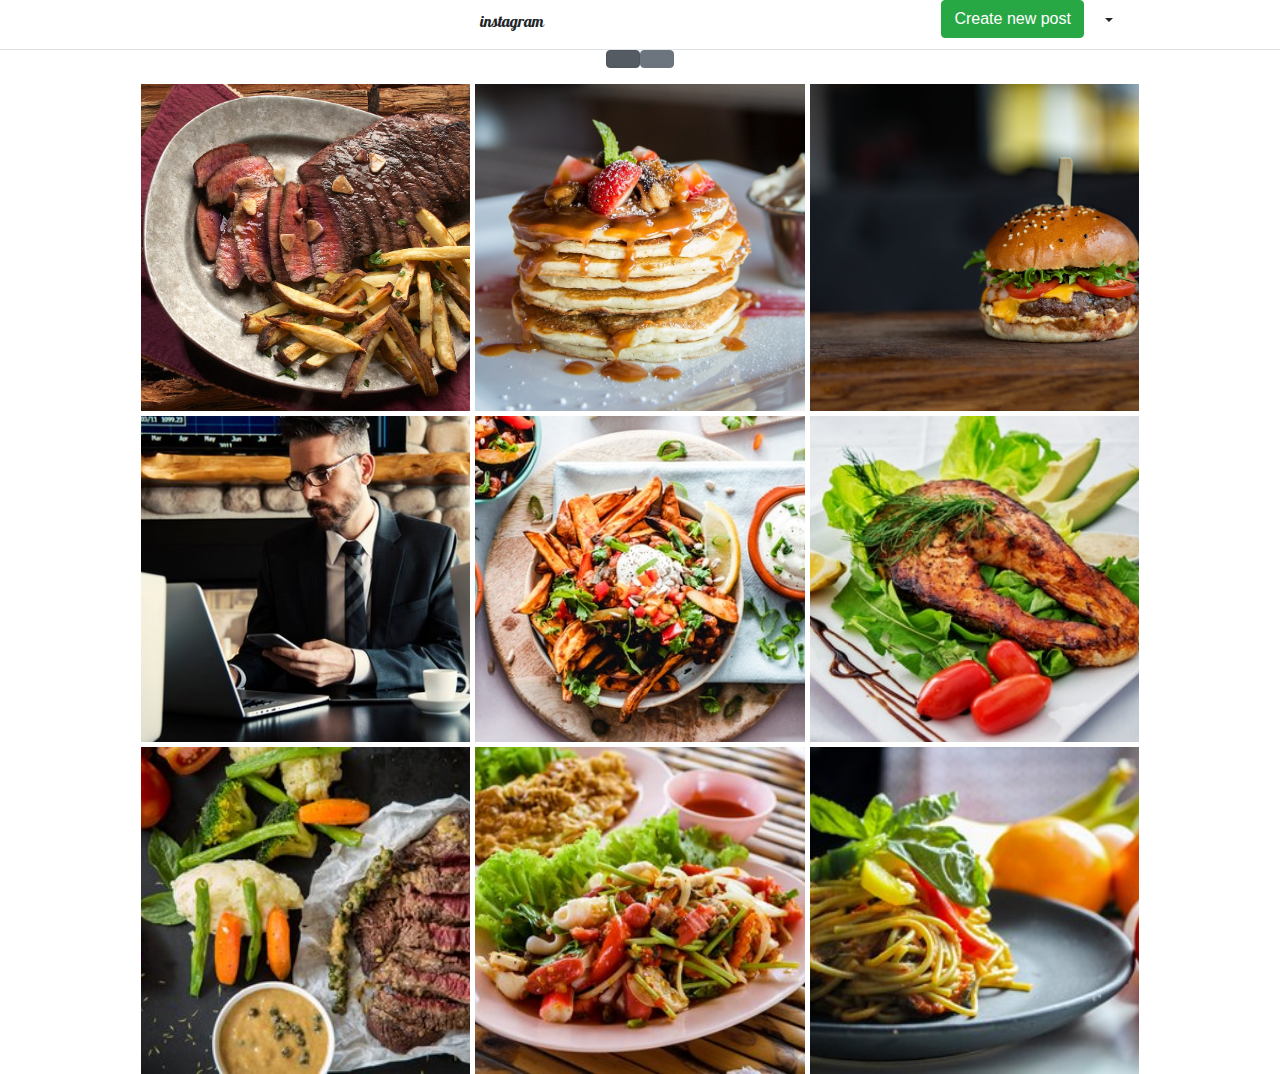
<file: borrador/index.html>
<!DOCTYPE html>
<html lang="en">
<head>
  <meta charset="UTF-8">
  <meta name="viewport" content="width=device-width, initial-scale=1.0">
  <link rel="preconnect" href="https://fonts.gstatic.com">
<link href="https://fonts.googleapis.com/css2?family=Pattaya&display=swap" rel="stylesheet">
  <link rel="stylesheet" href="https://use.fontawesome.com/releases/v5.8.1/css/all.css" integrity="sha384-50oBUHEmvpQ+1lW4y57PTFmhCaXp0ML5d60M1M7uH2+nqUivzIebhndOJK28anvf" crossorigin="anonymous">
  <link rel="stylesheet" href="style.css">
  <link rel="stylesheet" href="bootstrap-4.5.3-dist/css/bootstrap.css">
  <title>Document</title>
</head>
<body>
  <header class="header">
    <ul class="nav nav-tabs">
      <li class="nav-item">
        <p class="active" style="font-family: 'Pattaya', sans-serif; padding-left: 30rem; margin-top: 10px;" href="#"> <i class="fab fa-instagram"> </i> instagram</p>
      </li> 
<li class="nav-item ml-auto">
  <!-- Button trigger modal -->
<button type="button" class="btn btn-success" data-toggle="modal" data-target="#exampleModal">
  Create new post
</button>

<!-- Modal -->
<div class="modal fade" id="exampleModal" tabindex="-1" role="dialog" aria-labelledby="exampleModalLabel" aria-hidden="true">
  <div class="modal-dialog" role="document">
    <div class="modal-content">
      
      <div class="modal-body">
        <div class="form-group">

          <textarea class="form-control" id="exampleFormControlTextarea1" rows="3"></textarea>
        </div>
        <a><i class="fas fa-camera"></i></a> <a><i class="fas fa-map-marker-alt"></i></a>
      </div>

      <div class="modal-footer">
        <button type="button" class="btn btn-secondary" data-dismiss="modal">Cancel</button>
        <button type="button" class="btn btn-success">Publish</button>
      </div>
    </div>
  </div>
</div>
        
      </li>

      <li class="nav-item" style="margin-right: 150px">
        <div class="dropdown">
        <a class="nav-link dropdown-toggle btn" data-toggle="dropdown" href="#" role="button" aria-haspopup="true" aria-expanded="false"><span><i class="fas fa-cog"></i></span></a>
        <div class="dropdown-menu">
          <a class="dropdown-item" href="#">Action</a>
          <a class="dropdown-item" href="#">Another action</a>
          <a class="dropdown-item" href="#">Something else here</a>
          <div class="dropdown-divider"></div>
          <a class="dropdown-item" href="#">Log Out</a>
        </div>
      </div>
      </li>

    </ul>
  

    
  </header>

<div class="container">
  <ul class="nav nav-pills mb-3 justify-content-center" id="pills-tab" role="tablist">
  
    <li class="nav-item">
      <a class="nav-link active btn btn-secondary btn-ls Tooltip on bottom" id="pills-home-tab" data-toggle="pill" href="#pills-home" role="tab" aria-controls="pills-home" aria-selected="true"><i class="fas fa-th"></i></a>
    </li>
    <li class="nav-item">
      <a class="nav-link btn btn-secondary  btn-ls Tooltip on bottom " id="pills-profile-tab" data-toggle="pill" href="#pills-profile" role="tab" aria-controls="pills-profile" aria-selected="false"><i class="fas fa-square"></i></a>
    </li>
    
  </ul>

  <div class="tab-content" id="pills-tabContent">
    <div class="tab-pane fade show active" id="pills-home" role="tabpanel" aria-labelledby="pills-home-tab"><main class="main">
      <div class="galery">
        <img src="img/1.jpg" alt="" class="galery-img">
        <img src="img/2.jpg" alt="" class="galery-img">
        <img src="img/3.jpg" alt="" class="galery-img">
        <img src="img/4.jpg" alt="" class="galery-img">
        <img src="img/5.jpg" alt="" class="galery-img">
        <img src="img/6.jpg" alt="" class="galery-img">
        <img src="img/7.jpg" alt="" class="galery-img">
        <img src="img/8.jpg" alt="" class="galery-img">
        <img src="img/9.jpg" alt="" class="galery-img">
      </div>     
  </div>


    <div class="tab-pane fade" id="pills-profile" role="tabpanel" aria-labelledby="pills-profile-tab">
      <main class="main">
      <div class="publics">
        <div class="publicacion">
          <p class="publicacion-firstDescription">first photo</p>
          <img src="img/1.jpg" alt="" class="publicacion-img">
          <p class="publicacion-likes">23 likes</p>
          <div class="publicacion-parrafo">Lorem ipsum dolor sit amet consectetur adipisicing elit. Distinctio corrupti recusandae nisi laborum vitae incidunt fugit at aspernatur nobis suscipit dolorum aliquid iste veniam blanditiis, corporis, iusto qui rerum reiciendis similique necessitatibus culpa. Laudantium suscipit maxime ipsam! Adipisci, aspernatur mollitia!</div>
        </div>
        <div class="publicacion">
          <p class="publicacion-firstDescription">first photo</p>
          <img src="img/2.jpg" alt="" class="publicacion-img">
          <p class="publicacion-likes">23 likes</p>
          <div class="publicacion-parrafo">Lorem ipsum dolor sit amet consectetur adipisicing elit. Distinctio corrupti recusandae nisi laborum vitae incidunt fugit at aspernatur nobis suscipit dolorum aliquid iste veniam blanditiis, corporis, iusto qui rerum reiciendis similique necessitatibus culpa. Laudantium suscipit maxime ipsam! Adipisci, aspernatur mollitia!</div>
        </div>
        <div class="publicacion">
          <p class="publicacion-firstDescription">first photo</p>
          <img src="img/3.jpg" alt="" class="publicacion-img">
          <p class="publicacion-likes">23 likes</p>
          <div class="publicacion-parrafo">Lorem ipsum dolor sit amet consectetur adipisicing elit. Distinctio corrupti recusandae nisi laborum vitae incidunt fugit at aspernatur nobis suscipit dolorum aliquid iste veniam blanditiis, corporis, iusto qui rerum reiciendis similique necessitatibus culpa. Laudantium suscipit maxime ipsam! Adipisci, aspernatur mollitia!</div>
        </div>
        <div class="publicacion">
          <p class="publicacion-firstDescription">first photo</p>
          <img src="img/4.jpg" alt="" class="publicacion-img">
          <p class="publicacion-likes">23 likes</p>
          <div class="publicacion-parrafo">Lorem ipsum dolor sit amet consectetur adipisicing elit. Distinctio corrupti recusandae nisi laborum vitae incidunt fugit at aspernatur nobis suscipit dolorum aliquid iste veniam blanditiis, corporis, iusto qui rerum reiciendis similique necessitatibus culpa. Laudantium suscipit maxime ipsam! Adipisci, aspernatur mollitia!</div>
        </div>
        <div class="publicacion">
          <p class="publicacion-firstDescription">first photo</p>
          <img src="img/5.jpg" alt="" class="publicacion-img">
          <p class="publicacion-likes">23 likes</p>
          <div class="publicacion-parrafo">Lorem ipsum dolor sit amet consectetur adipisicing elit. Distinctio corrupti recusandae nisi laborum vitae incidunt fugit at aspernatur nobis suscipit dolorum aliquid iste veniam blanditiis, corporis, iusto qui rerum reiciendis similique necessitatibus culpa. Laudantium suscipit maxime ipsam! Adipisci, aspernatur mollitia!</div>
        </div>
        <div class="publicacion">
          <p class="publicacion-firstDescription">first photo</p>
          <img src="img/6.jpg" alt="" class="publicacion-img">
          <p class="publicacion-likes">23 likes</p>
          <div class="publicacion-parrafo">Lorem ipsum dolor sit amet consectetur adipisicing elit. Distinctio corrupti recusandae nisi laborum vitae incidunt fugit at aspernatur nobis suscipit dolorum aliquid iste veniam blanditiis, corporis, iusto qui rerum reiciendis similique necessitatibus culpa. Laudantium suscipit maxime ipsam! Adipisci, aspernatur mollitia!</div>
        </div>
        <div class="publicacion">
          <p class="publicacion-firstDescription">first photo</p>
          <img src="img/7.jpg" alt="" class="publicacion-img">
          <p class="publicacion-likes">23 likes</p>
          <div class="publicacion-parrafo">Lorem ipsum dolor sit amet consectetur adipisicing elit. Distinctio corrupti recusandae nisi laborum vitae incidunt fugit at aspernatur nobis suscipit dolorum aliquid iste veniam blanditiis, corporis, iusto qui rerum reiciendis similique necessitatibus culpa. Laudantium suscipit maxime ipsam! Adipisci, aspernatur mollitia!</div>
        </div>
        <div class="publicacion">
          <p class="publicacion-firstDescription">first photo</p>
          <img src="img/8.jpg" alt="" class="publicacion-img">
          <p class="publicacion-likes">23 likes</p>
          <div class="publicacion-parrafo">Lorem ipsum dolor sit amet consectetur adipisicing elit. Distinctio corrupti recusandae nisi laborum vitae incidunt fugit at aspernatur nobis suscipit dolorum aliquid iste veniam blanditiis, corporis, iusto qui rerum reiciendis similique necessitatibus culpa. Laudantium suscipit maxime ipsam! Adipisci, aspernatur mollitia!</div>
        </div>
        <div class="publicacion">
          <p class="publicacion-firstDescription">first photo</p>
          <img src="img/9.jpg" alt="" class="publicacion-img">
          <p class="publicacion-likes">23 likes</p>
          <div class="publicacion-parrafo">Lorem ipsum dolor sit amet consectetur adipisicing elit. Distinctio corrupti recusandae nisi laborum vitae incidunt fugit at aspernatur nobis suscipit dolorum aliquid iste veniam blanditiis, corporis, iusto qui rerum reiciendis similique necessitatibus culpa. Laudantium suscipit maxime ipsam! Adipisci, aspernatur mollitia!</div>
        </div>
      </div>
    </main>
  </div>
    
</div>
</div>
    <script src="app.js"></script>
    <script src="https://code.jquery.com/jquery-3.3.1.slim.min.js" integrity="sha384-q8i/X+965DzO0rT7abK41JStQIAqVgRVzpbzo5smXKp4YfRvH+8abtTE1Pi6jizo" crossorigin="anonymous"></script> <script src="https://cdnjs.cloudflare.com/ajax/libs/popper.js/1.14.7/umd/popper.min.js" integrity="sha384-UO2eT0CpHqdSJQ6hJty5KVphtPhzWj9WO1clHTMGa3JDZwrnQq4sF86dIHNDz0W1" crossorigin="anonymous"></script> <script src="https://stackpath.bootstrapcdn.com/bootstrap/4.3.1/js/bootstrap.min.js" integrity="sha384-JjSmVgyd0p3pXB1rRibZUAYoIIy6OrQ6VrjIEaFf/nJGzIxFDsf4x0xIM+B07jRM" crossorigin="anonymous"></script>

</body>
</html>
</file>
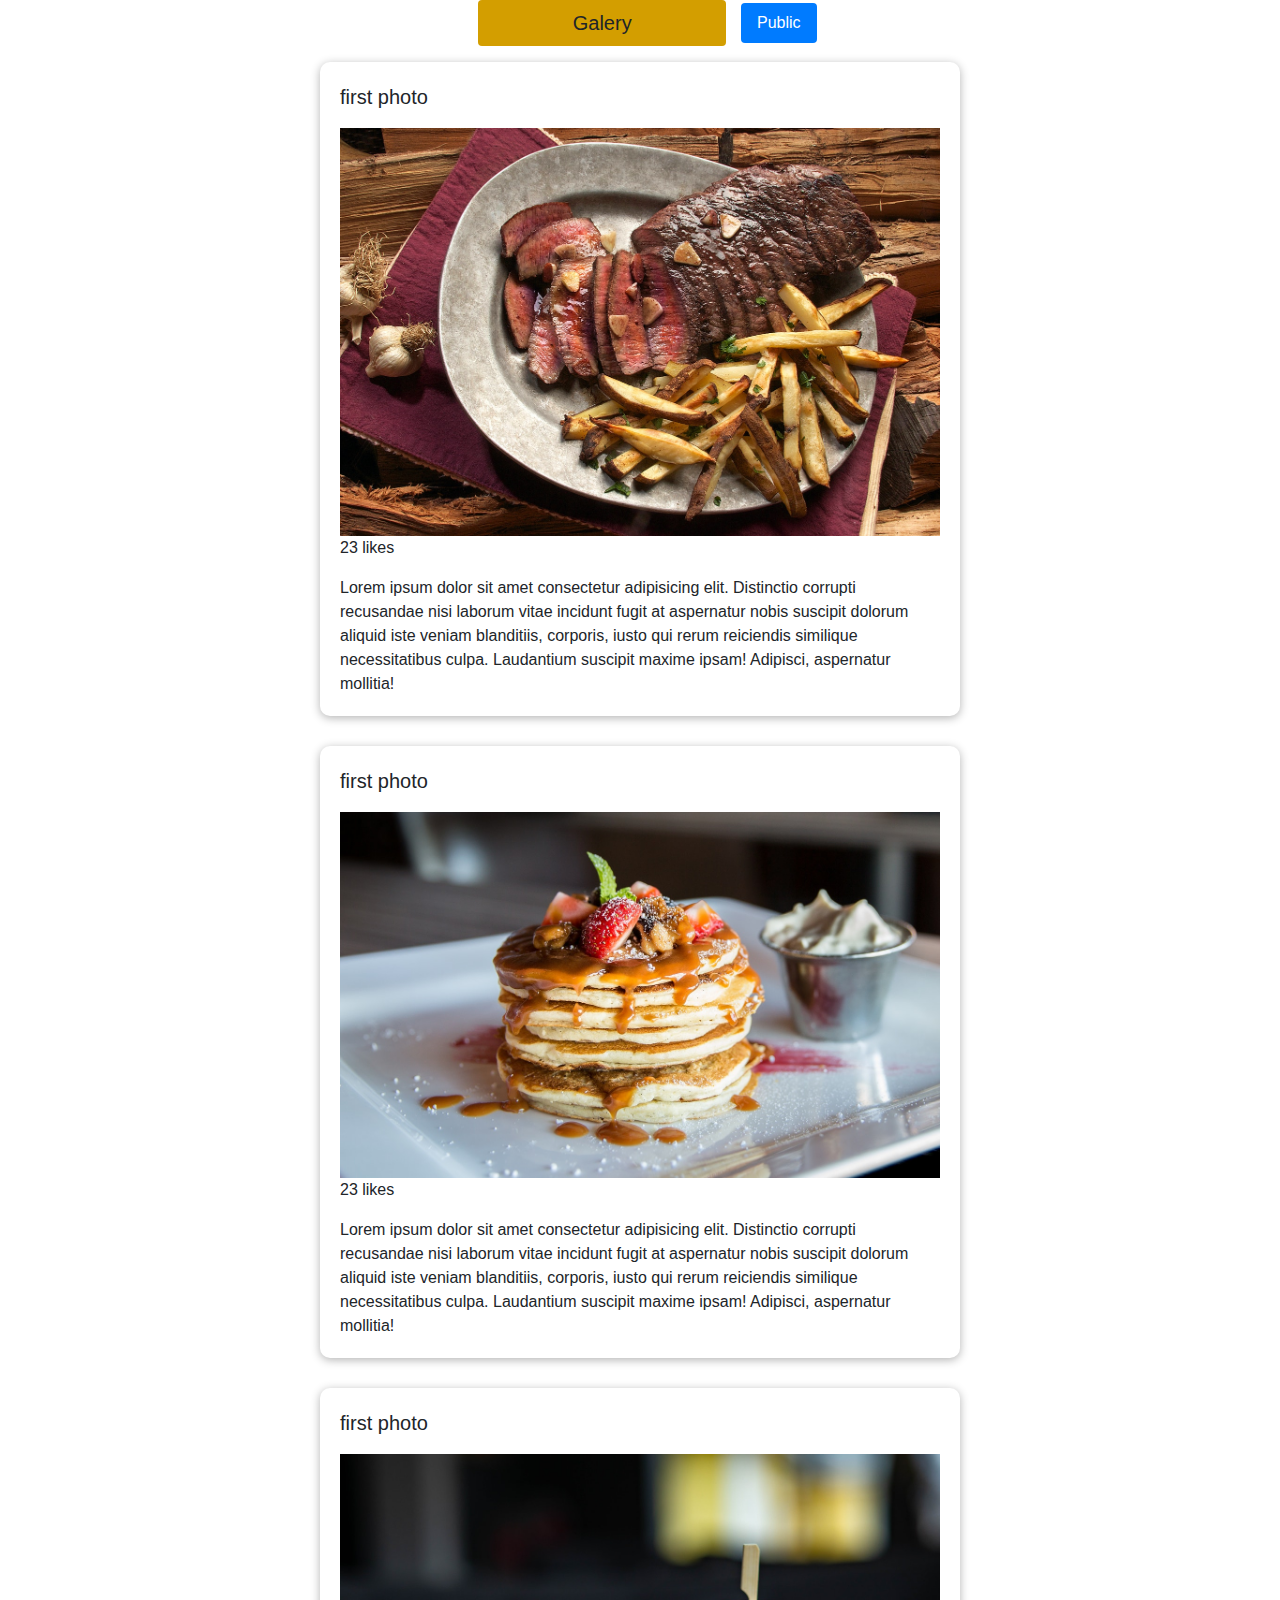
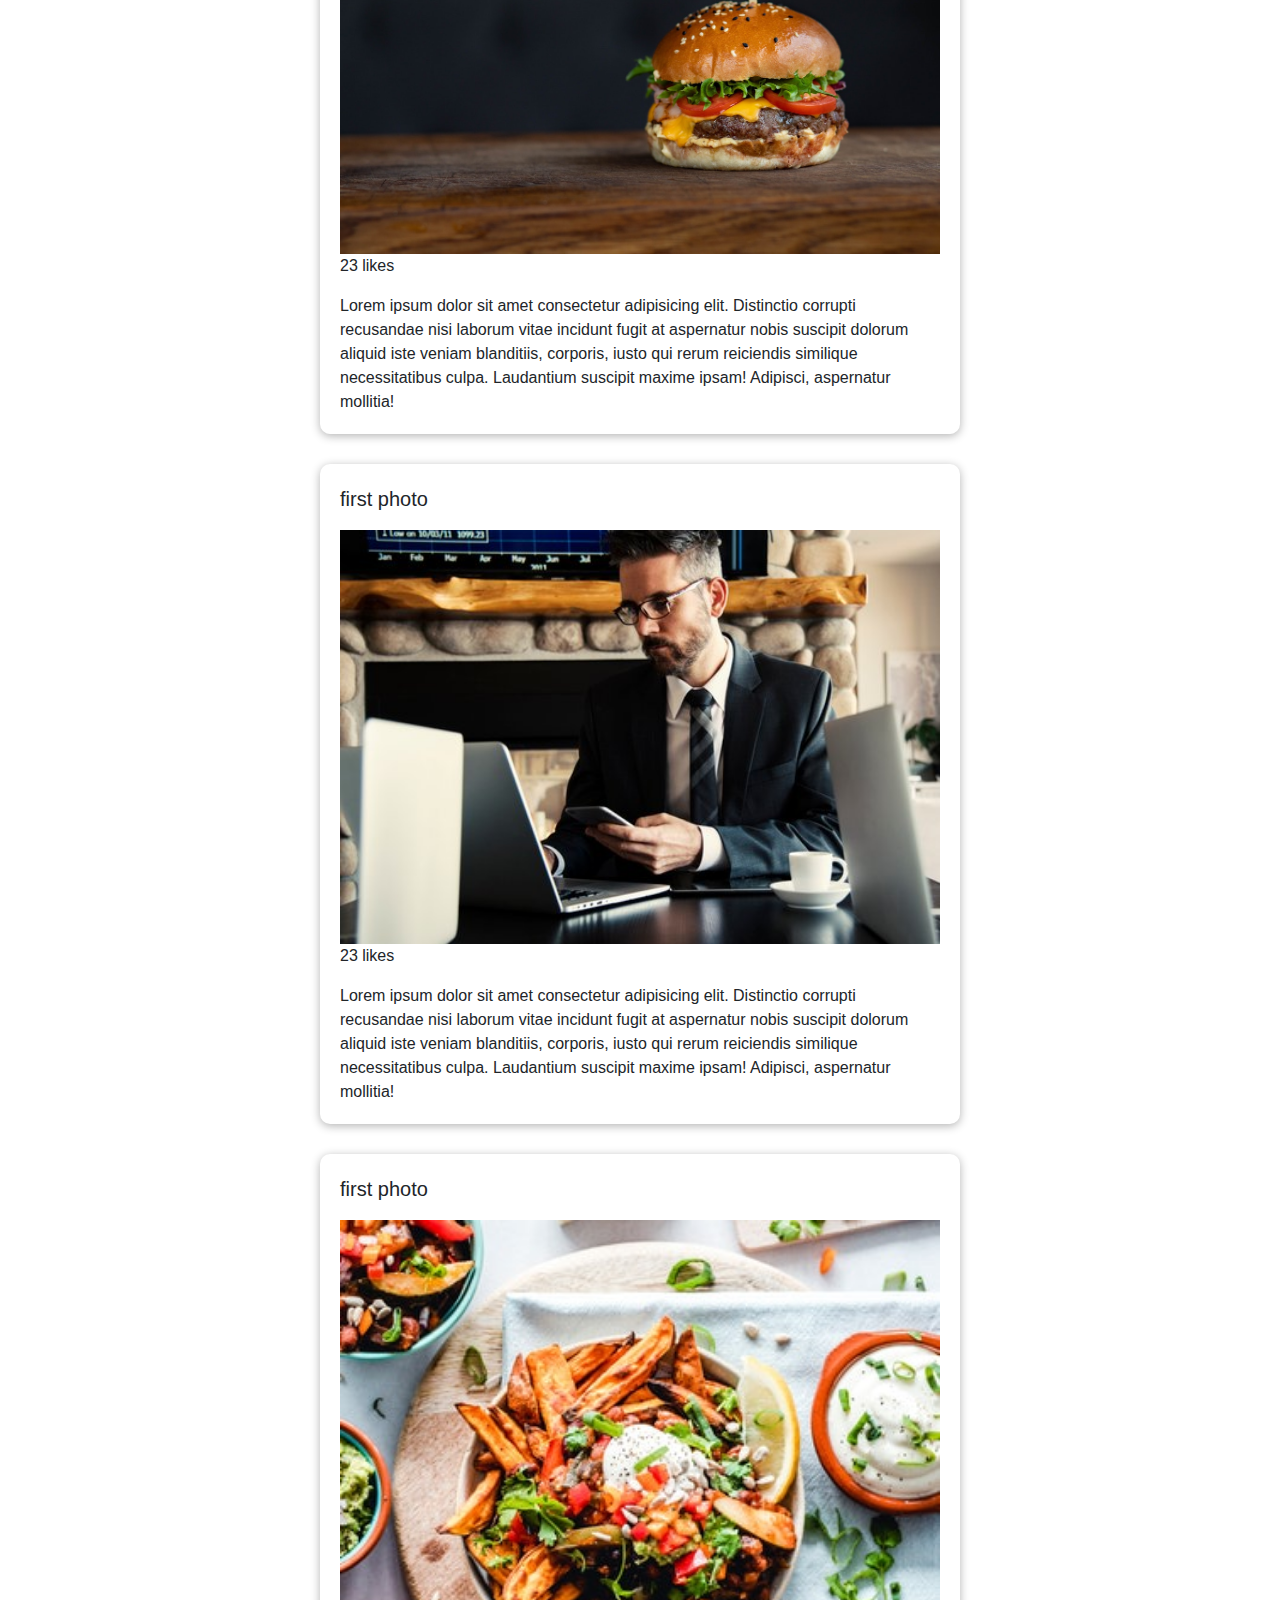
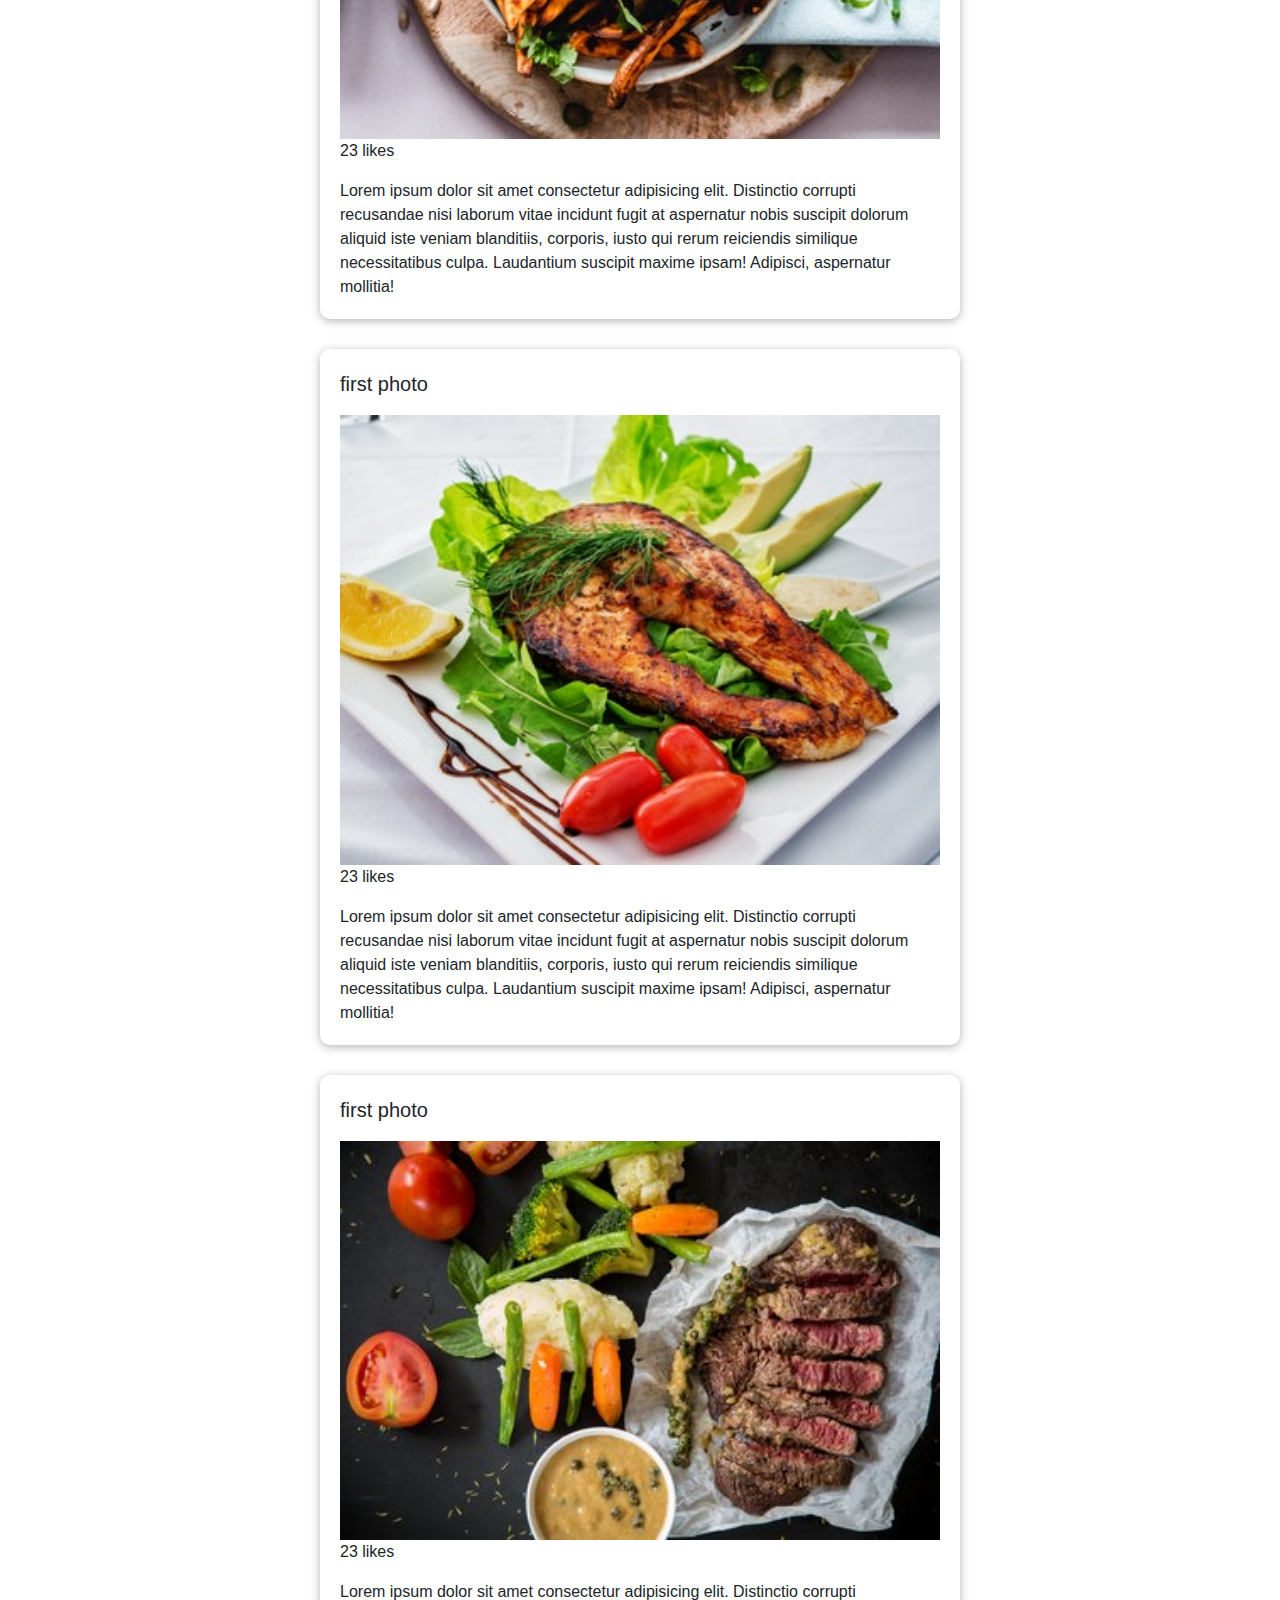
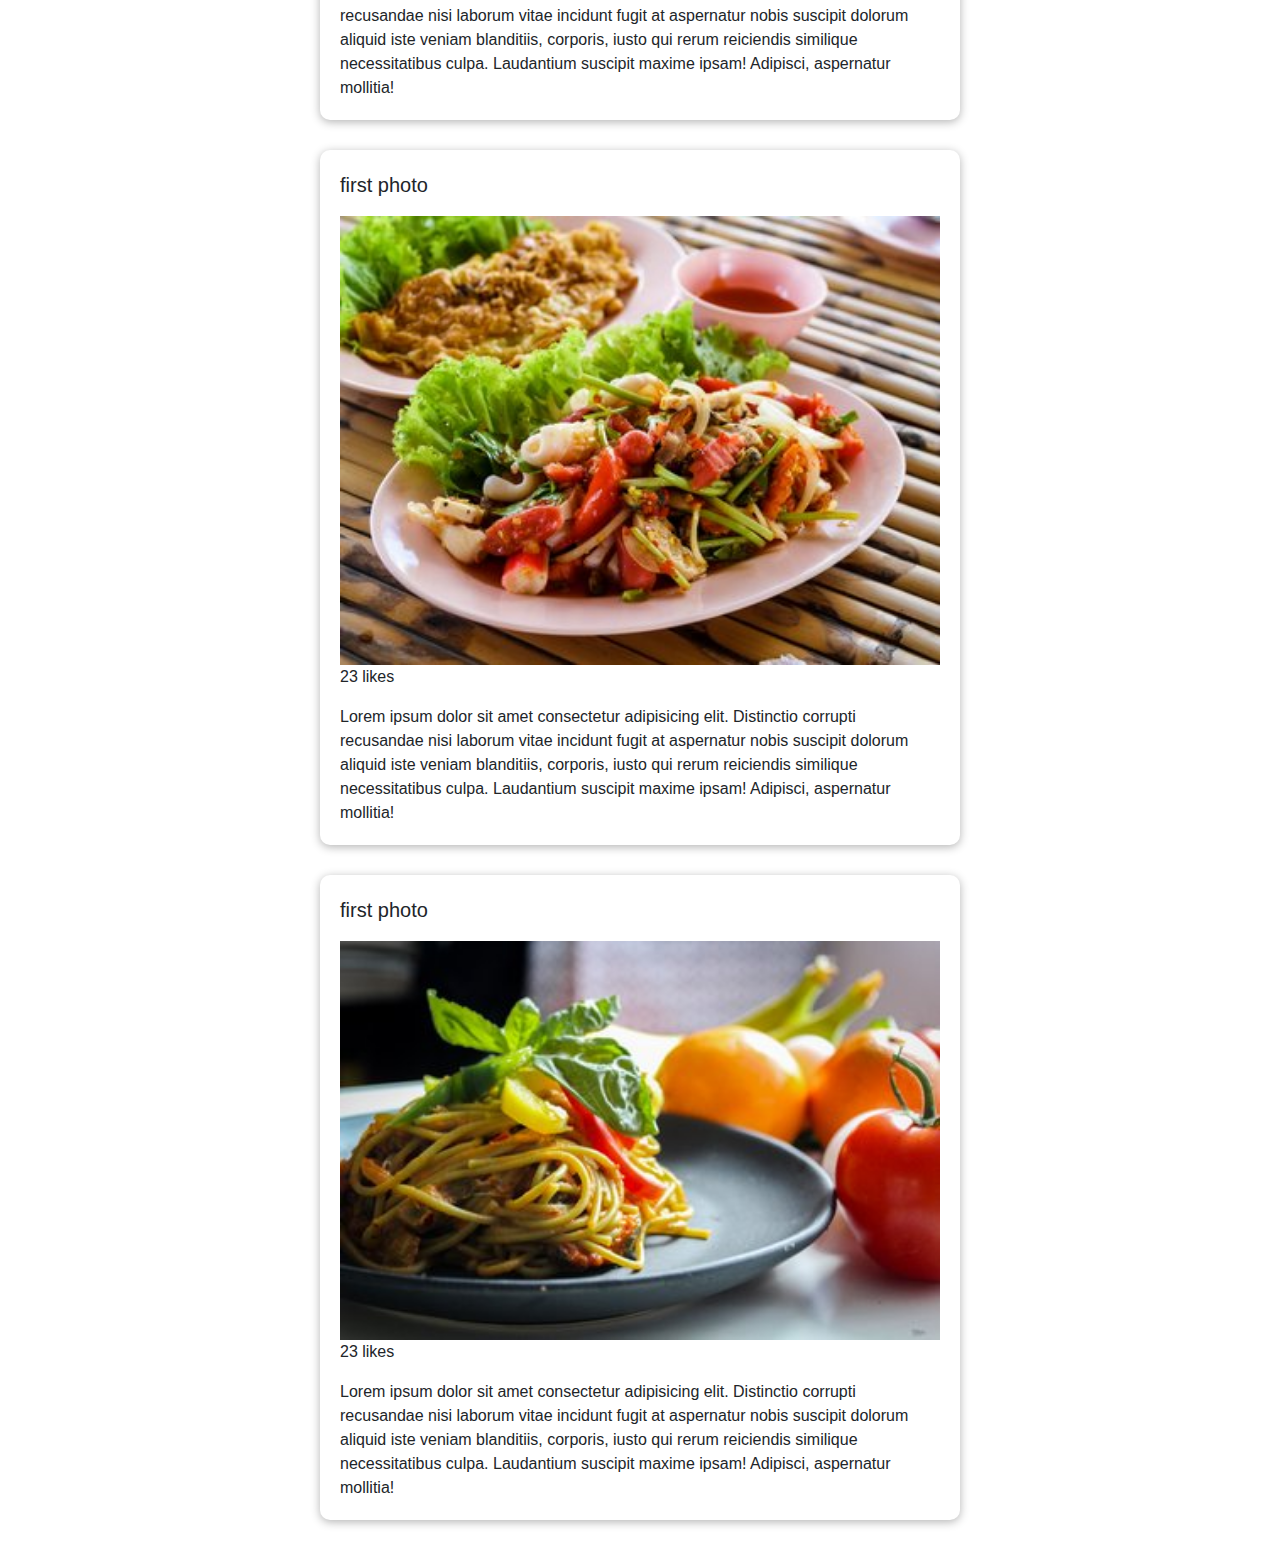
<file: borrador/index2.html>
<!DOCTYPE html>
<html lang="en">
<head>
  <meta charset="UTF-8">
  <meta name="viewport" content="width=device-width, initial-scale=1.0">
  <link rel="stylesheet" href="style.css">
  <link rel="stylesheet" href="bootstrap-4.5.3-dist/css/bootstrap.css">
  <title>Document</title>
</head>
<body>
  <header class="header">
    <ul class="nav nav-pills mb-3" id="pills-tab" role="tablist">
      <div class="container text-center h-100 d-flex justify-content-center align-items-center">
      <li class="nav-item col-3">

        <a class="nav-link active btn-warning btn-lg" id="pills-home-tab" data-toggle="pill" href="index.html" role="tab" aria-controls="pills-home" aria-selected="true">Galery</a>
      </li>
      <li class="nav-item ">
        <a class="nav-link btn-primary" id="pills-profile-tab" data-toggle="pill" href="index2.html" role="tab" aria-controls="pills-profile" aria-selected="false">Public</a>
      </li>
    </ul>
    

  </header>
  <main class="main">
    <div class="publics">
      <div class="publicacion">
        <p class="publicacion-firstDescription">first photo</p>
        <img src="img/1.jpg" alt="" class="publicacion-img">
        <p class="publicacion-likes">23 likes</p>
        <div class="publicacion-parrafo">Lorem ipsum dolor sit amet consectetur adipisicing elit. Distinctio corrupti recusandae nisi laborum vitae incidunt fugit at aspernatur nobis suscipit dolorum aliquid iste veniam blanditiis, corporis, iusto qui rerum reiciendis similique necessitatibus culpa. Laudantium suscipit maxime ipsam! Adipisci, aspernatur mollitia!</div>
      </div>
      <div class="publicacion">
        <p class="publicacion-firstDescription">first photo</p>
        <img src="img/2.jpg" alt="" class="publicacion-img">
        <p class="publicacion-likes">23 likes</p>
        <div class="publicacion-parrafo">Lorem ipsum dolor sit amet consectetur adipisicing elit. Distinctio corrupti recusandae nisi laborum vitae incidunt fugit at aspernatur nobis suscipit dolorum aliquid iste veniam blanditiis, corporis, iusto qui rerum reiciendis similique necessitatibus culpa. Laudantium suscipit maxime ipsam! Adipisci, aspernatur mollitia!</div>
      </div>
      <div class="publicacion">
        <p class="publicacion-firstDescription">first photo</p>
        <img src="img/3.jpg" alt="" class="publicacion-img">
        <p class="publicacion-likes">23 likes</p>
        <div class="publicacion-parrafo">Lorem ipsum dolor sit amet consectetur adipisicing elit. Distinctio corrupti recusandae nisi laborum vitae incidunt fugit at aspernatur nobis suscipit dolorum aliquid iste veniam blanditiis, corporis, iusto qui rerum reiciendis similique necessitatibus culpa. Laudantium suscipit maxime ipsam! Adipisci, aspernatur mollitia!</div>
      </div>
      <div class="publicacion">
        <p class="publicacion-firstDescription">first photo</p>
        <img src="img/4.jpg" alt="" class="publicacion-img">
        <p class="publicacion-likes">23 likes</p>
        <div class="publicacion-parrafo">Lorem ipsum dolor sit amet consectetur adipisicing elit. Distinctio corrupti recusandae nisi laborum vitae incidunt fugit at aspernatur nobis suscipit dolorum aliquid iste veniam blanditiis, corporis, iusto qui rerum reiciendis similique necessitatibus culpa. Laudantium suscipit maxime ipsam! Adipisci, aspernatur mollitia!</div>
      </div>
      <div class="publicacion">
        <p class="publicacion-firstDescription">first photo</p>
        <img src="img/5.jpg" alt="" class="publicacion-img">
        <p class="publicacion-likes">23 likes</p>
        <div class="publicacion-parrafo">Lorem ipsum dolor sit amet consectetur adipisicing elit. Distinctio corrupti recusandae nisi laborum vitae incidunt fugit at aspernatur nobis suscipit dolorum aliquid iste veniam blanditiis, corporis, iusto qui rerum reiciendis similique necessitatibus culpa. Laudantium suscipit maxime ipsam! Adipisci, aspernatur mollitia!</div>
      </div>
      <div class="publicacion">
        <p class="publicacion-firstDescription">first photo</p>
        <img src="img/6.jpg" alt="" class="publicacion-img">
        <p class="publicacion-likes">23 likes</p>
        <div class="publicacion-parrafo">Lorem ipsum dolor sit amet consectetur adipisicing elit. Distinctio corrupti recusandae nisi laborum vitae incidunt fugit at aspernatur nobis suscipit dolorum aliquid iste veniam blanditiis, corporis, iusto qui rerum reiciendis similique necessitatibus culpa. Laudantium suscipit maxime ipsam! Adipisci, aspernatur mollitia!</div>
      </div>
      <div class="publicacion">
        <p class="publicacion-firstDescription">first photo</p>
        <img src="img/7.jpg" alt="" class="publicacion-img">
        <p class="publicacion-likes">23 likes</p>
        <div class="publicacion-parrafo">Lorem ipsum dolor sit amet consectetur adipisicing elit. Distinctio corrupti recusandae nisi laborum vitae incidunt fugit at aspernatur nobis suscipit dolorum aliquid iste veniam blanditiis, corporis, iusto qui rerum reiciendis similique necessitatibus culpa. Laudantium suscipit maxime ipsam! Adipisci, aspernatur mollitia!</div>
      </div>
      <div class="publicacion">
        <p class="publicacion-firstDescription">first photo</p>
        <img src="img/8.jpg" alt="" class="publicacion-img">
        <p class="publicacion-likes">23 likes</p>
        <div class="publicacion-parrafo">Lorem ipsum dolor sit amet consectetur adipisicing elit. Distinctio corrupti recusandae nisi laborum vitae incidunt fugit at aspernatur nobis suscipit dolorum aliquid iste veniam blanditiis, corporis, iusto qui rerum reiciendis similique necessitatibus culpa. Laudantium suscipit maxime ipsam! Adipisci, aspernatur mollitia!</div>
      </div>
      <div class="publicacion">
        <p class="publicacion-firstDescription">first photo</p>
        <img src="img/9.jpg" alt="" class="publicacion-img">
        <p class="publicacion-likes">23 likes</p>
        <div class="publicacion-parrafo">Lorem ipsum dolor sit amet consectetur adipisicing elit. Distinctio corrupti recusandae nisi laborum vitae incidunt fugit at aspernatur nobis suscipit dolorum aliquid iste veniam blanditiis, corporis, iusto qui rerum reiciendis similique necessitatibus culpa. Laudantium suscipit maxime ipsam! Adipisci, aspernatur mollitia!</div>
      </div>
    </div>
  </main>
  
  <div class="post">
    <div class="post-card">
      <div class="post-contentImput">
        <input type="text" class="form-control" placeholder="" aria-label="" aria-describedby="basic-addon1">
      </div>
      <div class="post-contentButon">
        <button type="button" class="btn btn-light" id="cancelButon" >cancelar</button>
        <button type="button" class="btn btn-success">enviar</button>
      </div>
    </div>
  </div>
  <script src="app.js"></script>
    <!-- <script src="app.js"></script> -->
</body>
</html>
</file>
<file: borrador/style.css>
* {
  box-sizing: border-box;
  margin: 0;
  padding: 0;
}

.menu {
  width: 100%;
  height: 70px;
  display: flex;
  justify-content: space-between;
  position: fixed;
  top: 0;
  background-color: #fff;
  box-shadow: 0 1px 10px rgba(0, 0,0, 0.3);
  padding: 0 100px;
}
.menu-contentLogo,.menu-contentButton {
  min-width: 200px;
  display: flex;
  justify-content: center;
  align-items: center;
}
.menu-logo {
  width: 90%;
  height: 90%;
  background-color: rgb(240, 240, 240);
}
.menu-contentButton {
  justify-content: flex-end;
}
.pages {
  margin-top: 70px;
  width: 100%;
  height: 100px;
  justify-content: center;
  display: flex;
  align-items: center;
}
.pages-buton {
  margin: 0 5px;
}

.galery {
  min-height: 700px;
  /* border: 2px solid red; */
  width: 90%;
  margin: auto;
  height: 110vh;
  display: grid;
  grid-template-columns: repeat(3,1fr);
  grid-template-rows: repeat(3,1fr);
  grid-gap: 5px;
}
.galery-img {
  width: 100%;
  height: 100%;
  object-fit: cover;
}
.post {
  opacity: 0;
  height: 100vh;
  position: fixed;
  top: 0;
  background-color: rgba(0, 0, 0, .7);
  padding: 20px;
  display: flex;
  width: 100%;
  justify-content: center;
  transform: all .4s ;
  visibility: hidden;
}
.post-card {
  transform: all .4s ;
  width: 400px;
  height: 150px;
  background-color: #fff;
  padding: 20px;
  display: flex;
  flex-direction: column;
  justify-content: space-evenly;
  transform: translatey(30%);
  opacity: 0;
}
.post-contentButon {
  display: flex;
  justify-content: flex-end;
}
.animation-post {
  animation: post .4s ease-in-out  forwards;
}
.animation-contentPost {
  animation: contentPost .4s ease-in-out  forwards;
  visibility: visible;
  
}
@keyframes post {
  to {
    transform: translatey(0);
    opacity: 1;
  }
}
@keyframes contentPost {
  to {
    /* transform: translatey(30%); */
    opacity: 1;
  }
}

.publics {
  width: 50%;
  margin: auto;
}
.publicacion-img {
  width: 100%;

}

.publicacion {
  /* border: 2px solid red; */
  border-radius: 10px;
  padding: 20px;
  margin-bottom: 30px;
  box-shadow: 0 2px 10px rgba(0, 0, 0, 0.3);
} 

.publicacion-firstDescription {
  font-size: 20px;
}
</file>
